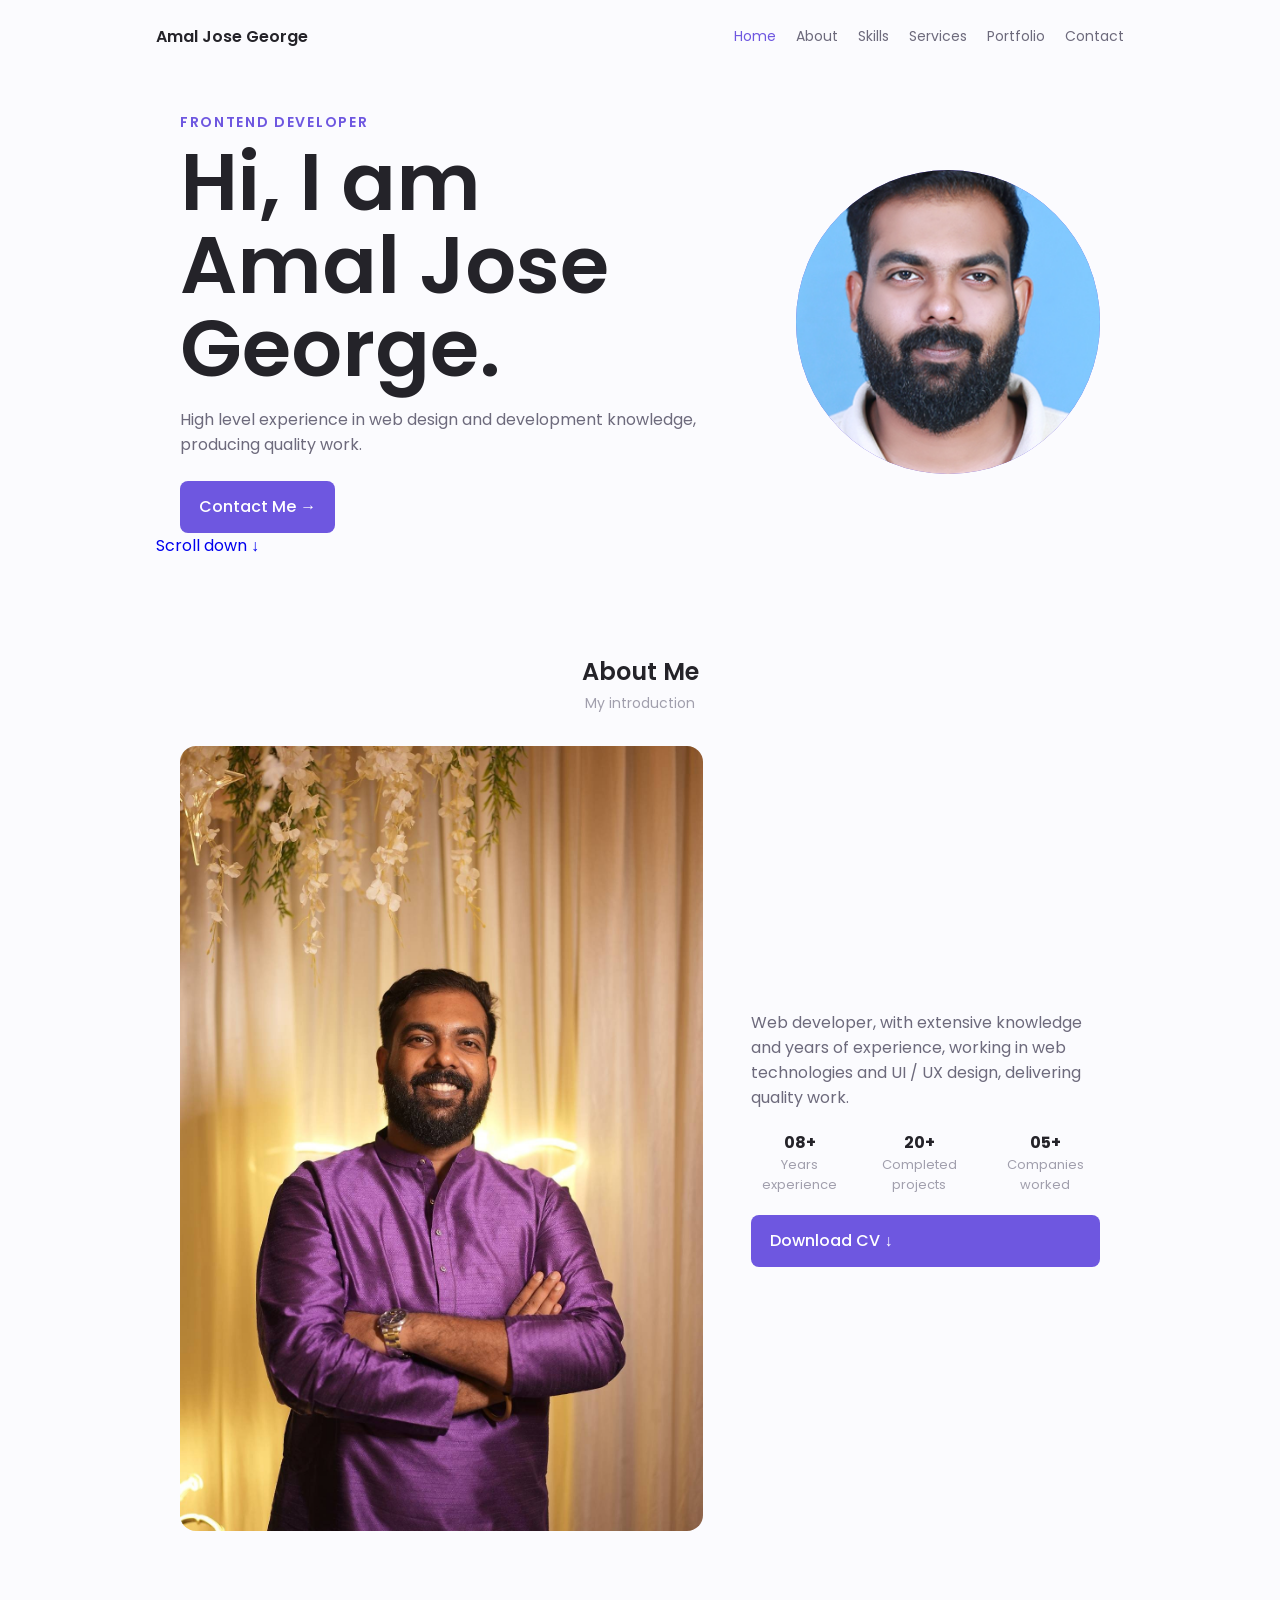
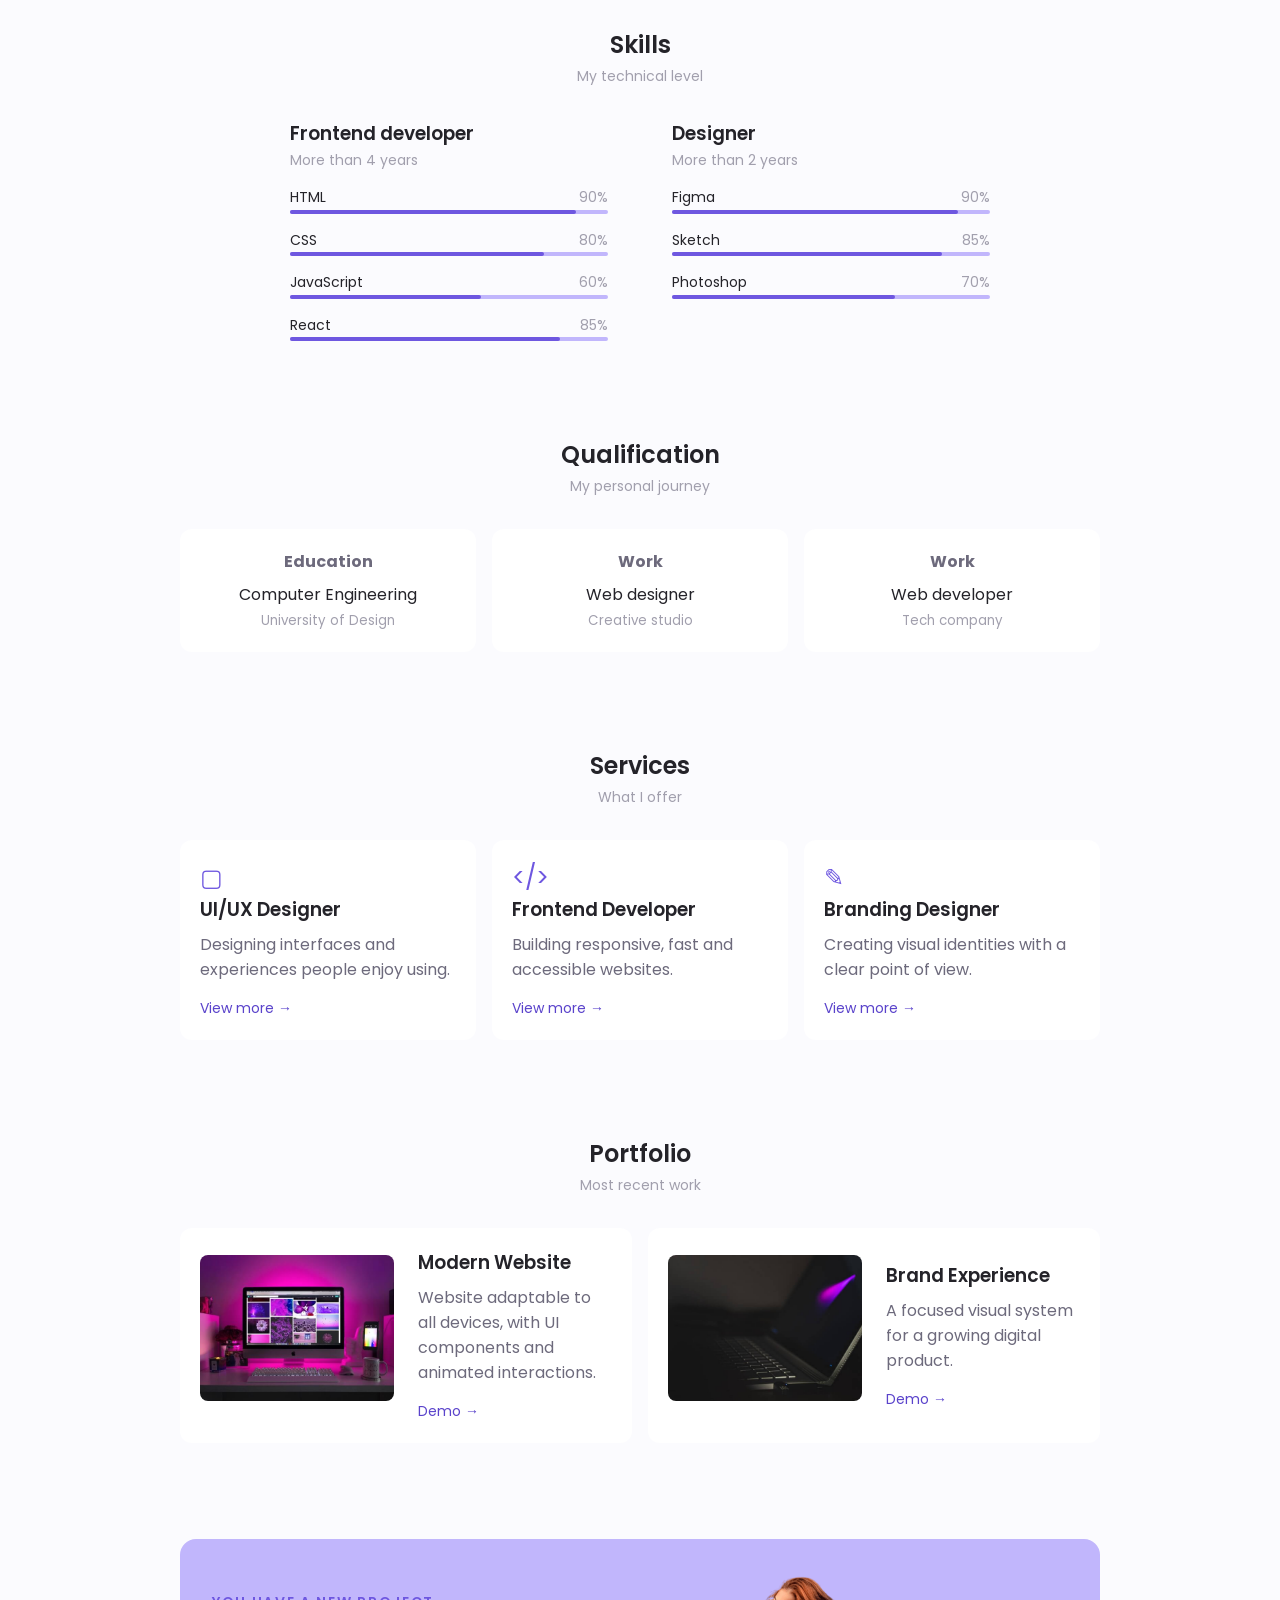
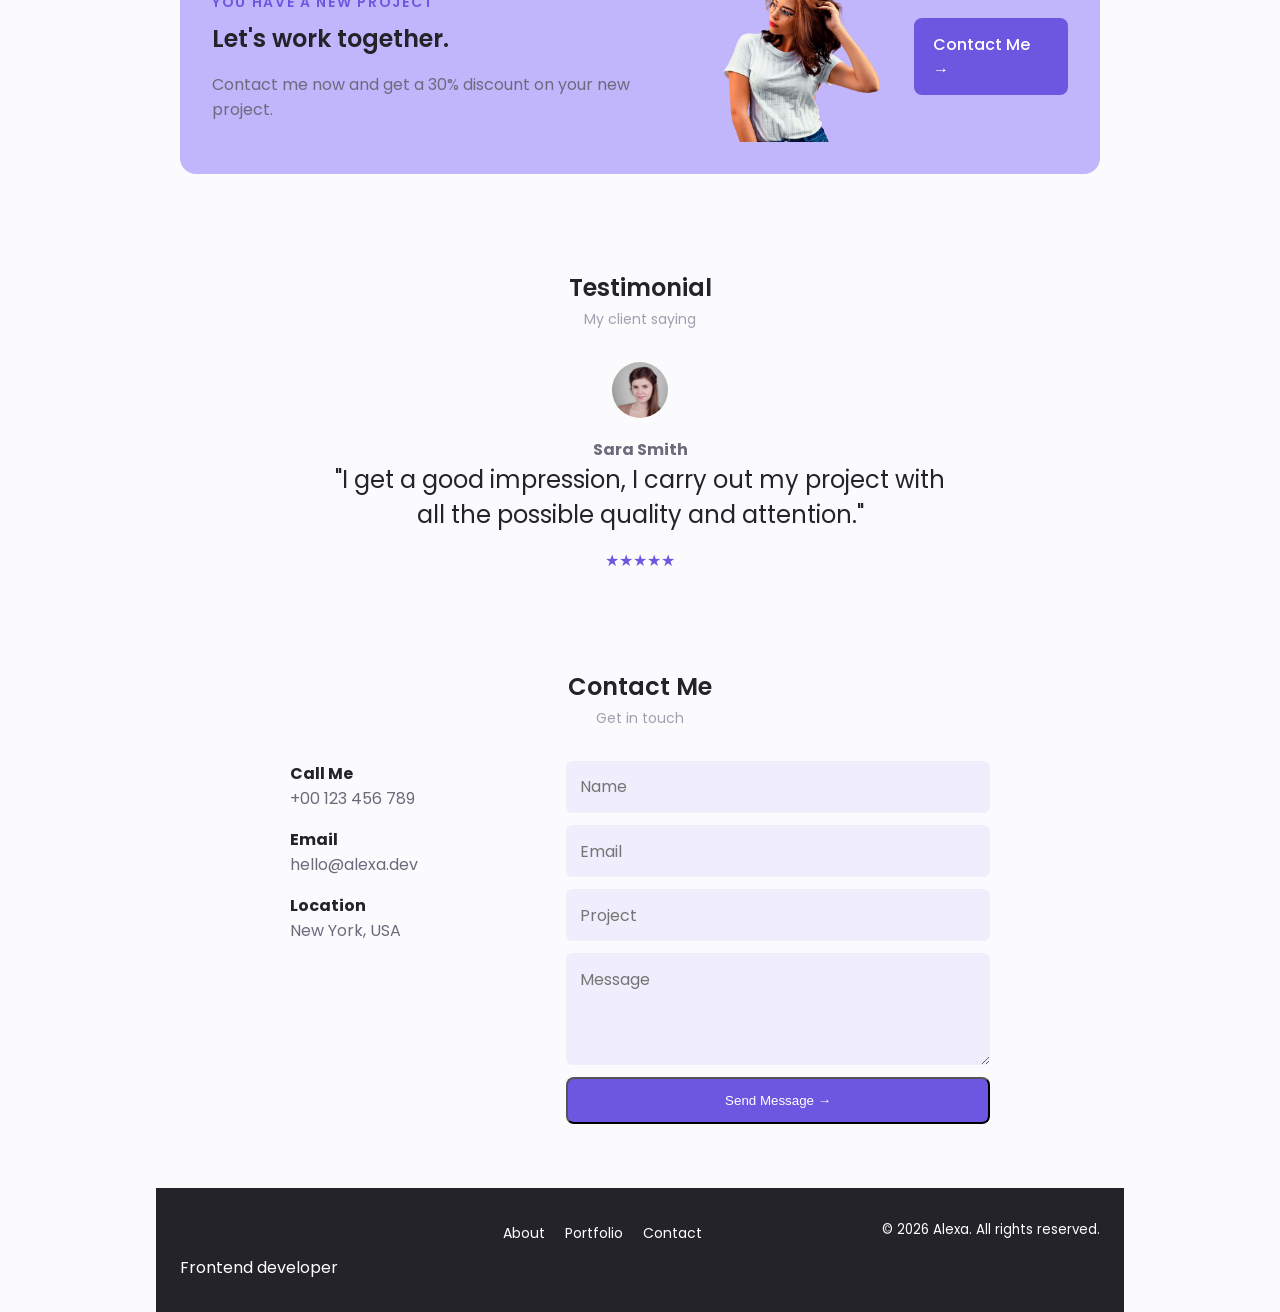
<file: index.html>
<!DOCTYPE html>
<html lang="en">
<head>
    <meta charset="UTF-8">
    <meta name="viewport" content="width=device-width, initial-scale=1.0">

    <!--==================== UNICONS ====================-->
    <link rel="stylesheet" href="https://unicons.iconscout.com/release/v4.0.0/css/line.css">    
    
    <!--==================== SWIPER CSS ====================-->
    <link rel="stylesheet" href="assets/css/swiper-bundle.min.css">
    <!--==================== CSS ====================-->
    <link rel="stylesheet" href="assets/css/styles.css">
    <title>Amal Jose George | Portfolio</title>
</head>
<body>
    <!--==================== HEADER ====================-->
    <header class="header" id="header">
        <!--==================== NAVIGATION ====================-->
        <nav class="nav container">
            <a class="nav__logo" href="#home">Amal Jose George</a>
            <div class="nav__menu">
                <a class="active-link" href="#home">Home</a>
                <a href="#about">About</a>
                <a href="#skills">Skills</a>
                <a href="#services">Services</a>
                <a href="#portfolio">Portfolio</a>
                <a href="#contact">Contact</a>
            </div>
        </nav>
    </header>

    <!--==================== MAIN ====================-->
    <main>
        <!--==================== HOME ====================-->
        <section class="home section" id="home">
            <div class="container home__content">
                <div class="home__copy">
                    <p class="eyebrow">Frontend developer</p>
                    <h1>Hi, I am Amal Jose George.</h1>
                    <p class="intro">
                        High level experience in web design and development knowledge, producing quality work.
                    </p>
                    <a class="button" href="#contact">
                        Contact Me <span aria-hidden="true">&#8594;</span>
                    </a>
                </div>
                <div class="home__visual">
                    <img class="home__image" src="assets/img/perfil.jpg" alt="Amal Jose George">
                </div>
            </div>
            <a class="scroll-link" href="#about">
                Scroll down <span aria-hidden="true">&#8595;</span>
            </a>
        </section>

        <!--==================== ABOUT ====================-->
        <section class="about section" id="about">
            <div class="container section-heading">
                <h2>About Me</h2>
                <p>My introduction</p>
            </div>
            <div class="container split">
                <img src="assets/img/about.jpeg" alt="Amal Jose George">
                <div class="about__copy">
                    <p>
                        Web developer, with extensive knowledge and years of experience, working in web technologies and UI / UX design, delivering quality work.
                    </p>
                    <div class="stats">
                        <strong>08+<small>Years experience</small></strong>
                        <strong>20+<small>Completed projects</small></strong>
                        <strong>05+<small>Companies worked</small></strong>
                    </div>
                    <a class="button" href="assets/pdf/Alexa-Cv.pdf">
                        Download CV <span aria-hidden="true">&#8595;</span>
                    </a>
                </div>
            </div>
        </section>

        <!--==================== SKILLS ====================-->
        <section class="skills section" id="skills">
            <div class="container section-heading">
                <h2>Skills</h2>
                <p>My technical level</p>
            </div>
            <div class="container skill-columns">
                <div>
                    <h3>Frontend developer</h3>
                    <p class="muted">More than 4 years</p>
                    <div class="skill"><span>HTML</span><b>90%</b><i style="width: 90%"></i></div>
                    <div class="skill"><span>CSS</span><b>80%</b><i style="width: 80%"></i></div>
                    <div class="skill"><span>JavaScript</span><b>60%</b><i style="width: 60%"></i></div>
                    <div class="skill"><span>React</span><b>85%</b><i style="width: 85%"></i></div>
                </div>
                <div>
                    <h3>Designer</h3>
                    <p class="muted">More than 2 years</p>
                    <div class="skill"><span>Figma</span><b>90%</b><i style="width: 90%"></i></div>
                    <div class="skill"><span>Sketch</span><b>85%</b><i style="width: 85%"></i></div>
                    <div class="skill"><span>Photoshop</span><b>70%</b><i style="width: 70%"></i></div>
                </div>
            </div>
        </section>

        <!--==================== QUALIFICATION ====================-->
        <section class="qualification section">
            <div class="container section-heading">
                <h2>Qualification</h2>
                <p>My personal journey</p>
            </div>
            <div class="container timeline">
                <div><strong>Education</strong><p>Computer Engineering</p><small>University of Design</small></div>
                <div><strong>Work</strong><p>Web designer</p><small>Creative studio</small></div>
                <div><strong>Work</strong><p>Web developer</p><small>Tech company</small></div>
            </div>
        </section>

        <!--==================== SERVICES ====================-->
        <section class="services section" id="services">
            <div class="container section-heading">
                <h2>Services</h2>
                <p>What I offer</p>
            </div>
            <div class="container service-grid">
                <article>
                    <span class="service-icon">&#9634;</span>
                    <h3>UI/UX Designer</h3>
                    <p>Designing interfaces and experiences people enjoy using.</p>
                    <a href="#contact">View more &#8594;</a>
                </article>
                <article>
                    <span class="service-icon">&#60;/&#62;</span>
                    <h3>Frontend Developer</h3>
                    <p>Building responsive, fast and accessible websites.</p>
                    <a href="#contact">View more &#8594;</a>
                </article>
                <article>
                    <span class="service-icon">&#9998;</span>
                    <h3>Branding Designer</h3>
                    <p>Creating visual identities with a clear point of view.</p>
                    <a href="#contact">View more &#8594;</a>
                </article>
            </div>
        </section>

        <!--==================== PORTFOLIO ====================-->
        <section class="portfolio section" id="portfolio">
            <div class="container section-heading">
                <h2>Portfolio</h2>
                <p>Most recent work</p>
            </div>
            <div class="container project-grid">
                <article>
                    <img src="assets/img/portfolio1.jpg" alt="Modern website project">
                    <div>
                        <h3>Modern Website</h3>
                        <p>Website adaptable to all devices, with UI components and animated interactions.</p>
                        <a href="#contact">Demo &#8594;</a>
                    </div>
                </article>
                <article>
                    <img src="assets/img/portfolio2.jpg" alt="Brand design project">
                    <div>
                        <h3>Brand Experience</h3>
                        <p>A focused visual system for a growing digital product.</p>
                        <a href="#contact">Demo &#8594;</a>
                    </div>
                </article>
            </div>
        </section>

        <!--==================== PROJECT IN MIND ====================-->
        <section class="project section">
            <div class="container callout">
                <div>
                    <p class="eyebrow">You have a new project</p>
                    <h2>Let's work together.</h2>
                    <p>Contact me now and get a 30% discount on your new project.</p>
                </div>
                <img src="assets/img/project.png" alt="Alexa holding a laptop">
                <a class="button" href="#contact">
                    Contact Me <span aria-hidden="true">&#8594;</span>
                </a>
            </div>
        </section>

        <!--==================== TESTIMONIAL ====================-->
        <section class="testimonial section">
            <div class="container section-heading">
                <h2>Testimonial</h2>
                <p>My client saying</p>
            </div>
            <div class="container quote">
                <img src="assets/img/testimonial1.jpg" alt="Sara Smith">
                <div>
                    <strong>Sara Smith</strong>
                    <p>"I get a good impression, I carry out my project with all the possible quality and attention."</p>
                    <span>★★★★★</span>
                </div>
            </div>
        </section>

        <!--==================== CONTACT ME ====================-->
        <section class="contact section" id="contact">
            <div class="container section-heading">
                <h2>Contact Me</h2>
                <p>Get in touch</p>
            </div>
            <div class="container contact-layout">
                <div>
                    <p><strong>Call Me</strong><br>+00 123 456 789</p>
                    <p><strong>Email</strong><br>hello@alexa.dev</p>
                    <p><strong>Location</strong><br>New York, USA</p>
                </div>
                <form>
                    <input type="text" placeholder="Name">
                    <input type="email" placeholder="Email">
                    <input type="text" placeholder="Project">
                    <textarea placeholder="Message"></textarea>
                    <button class="button" type="submit">Send Message &#8594;</button>
                </form>
            </div>
        </section>
    </main>

    <!--==================== FOOTER ====================-->
    <footer class="footer">
        <div class="container">
            <div>
                <h2>Alexa</h2>
                <p>Frontend developer</p>
            </div>
            <div>
                <a href="#about">About</a>
                <a href="#portfolio">Portfolio</a>
                <a href="#contact">Contact</a>
            </div>
            <small>&copy; 2026 Alexa. All rights reserved.</small>
        </div>
    </footer>

    <!--==================== SWIPER JS ====================-->
    <script src="assets/js/swiper-bundle.min.js"></script>
    <!--==================== MAIN JS ====================-->
    <script src="assets/js/main.js"></script>
</body>
</html>
</file>
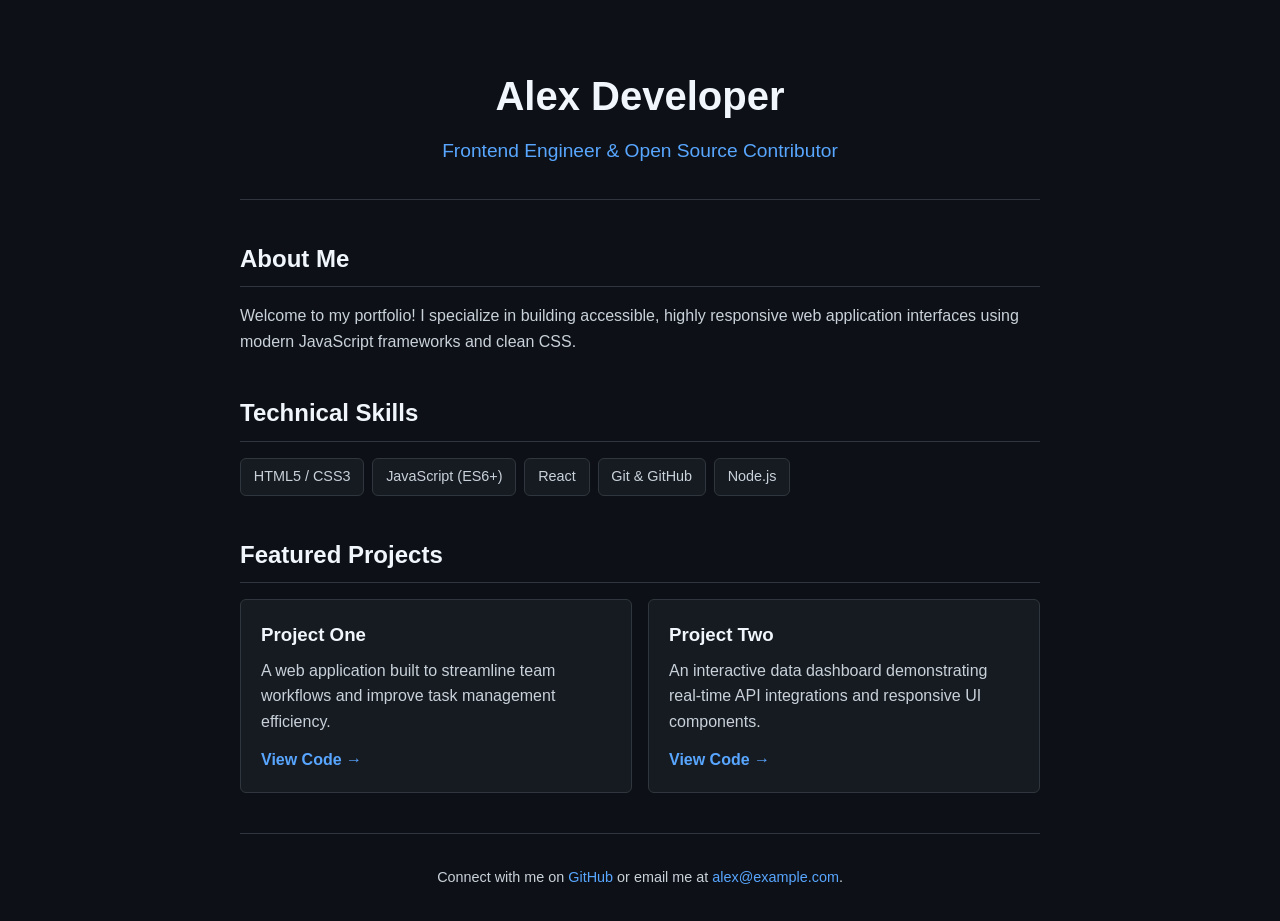
<file: index1.html>
<!DOCTYPE html>
<html lang="en">
<head>
<meta charset="UTF-8" />
<meta name="viewport" content="width=device-width, initial-scale=1.0" />
<title>Developer Portfolio</title>
<style>
    :root {
      --bg: #0d1117;
      --card-bg: #161b22;
      --border: #30363d;
      --text: #c9d1d9;
      --heading: #f0f6fc;
      --accent: #58a6ff;
    }
 
    * {
      box-sizing: border-box;
      margin: 0;
      padding: 0;
    }
 
    body {
      font-family: -apple-system, BlinkMacSystemFont, "Segoe UI", Roboto, Helvetica, Arial, sans-serif;
      background-color: var(--bg);
      color: var(--text);
      line-height: 1.6;
      padding: 2rem 1rem;
    }
 
    .container {
      max-width: 800px;
      margin: 0 auto;
    }
 
    header {
      text-align: center;
      padding: 2rem 0;
      border-bottom: 1px solid var(--border);
    }
 
    header h1 {
      color: var(--heading);
      font-size: 2.5rem;
      margin-bottom: 0.5rem;
    }
 
    header p {
      font-size: 1.2rem;
      color: var(--accent);
    }
 
    section {
      margin: 2.5rem 0;
    }
 
    h2 {
      color: var(--heading);
      font-size: 1.5rem;
      margin-bottom: 1rem;
      border-bottom: 1px solid var(--border);
      padding-bottom: 0.5rem;
    }
 
    .skills {
      display: flex;
      flex-wrap: wrap;
      gap: 0.5rem;
    }
 
    .skill-tag {
      background: var(--card-bg);
      border: 1px solid var(--border);
      padding: 0.4rem 0.8rem;
      border-radius: 6px;
      font-size: 0.9rem;
    }
 
    .projects-grid {
      display: grid;
      grid-template-columns: repeat(auto-fit, minmax(250px, 1fr));
      gap: 1rem;
    }
 
    .project-card {
      background: var(--card-bg);
      border: 1px solid var(--border);
      border-radius: 6px;
      padding: 1.25rem;
      transition: transform 0.2s, border-color 0.2s;
    }
 
    .project-card:hover {
      transform: translateY(-2px);
      border-color: var(--accent);
    }
 
    .project-card h3 {
      color: var(--heading);
      margin-bottom: 0.5rem;
    }
 
    .project-card a {
      color: var(--accent);
      text-decoration: none;
      font-weight: bold;
      display: inline-block;
      margin-top: 0.75rem;
    }
 
    .project-card a:hover {
      text-decoration: underline;
    }
 
    footer {
      text-align: center;
      padding-top: 2rem;
      border-top: 1px solid var(--border);
      font-size: 0.9rem;
    }
 
    footer a {
      color: var(--accent);
      text-decoration: none;
    }
</style>
</head>
<body>
<div class="container">
<header>
<h1>Alex Developer</h1>
<p>Frontend Engineer & Open Source Contributor</p>
</header>
 
    <section id="about">
<h2>About Me</h2>
<p>
        Welcome to my portfolio! I specialize in building accessible, highly responsive web application interfaces using modern JavaScript frameworks and clean CSS.
</p>
</section>
 
    <section id="skills">
<h2>Technical Skills</h2>
<div class="skills">
<span class="skill-tag">HTML5 / CSS3</span>
<span class="skill-tag">JavaScript (ES6+)</span>
<span class="skill-tag">React</span>
<span class="skill-tag">Git & GitHub</span>
<span class="skill-tag">Node.js</span>
</div>
</section>
 
    <section id="projects">
<h2>Featured Projects</h2>
<div class="projects-grid">
<div class="project-card">
<h3>Project One</h3>
<p>A web application built to streamline team workflows and improve task management efficiency.</p>
<a href="https://github.com" target="_blank">View Code &rarr;</a>
</div>
<div class="project-card">
<h3>Project Two</h3>
<p>An interactive data dashboard demonstrating real-time API integrations and responsive UI components.</p>
<a href="https://github.com" target="_blank">View Code &rarr;</a>
</div>
</div>
</section>
 
    <footer>
<p>Connect with me on <a href="https://github.com" target="_blank">GitHub</a> or email me at <a href="mailto:alex@example.com">alex@example.com</a>.</p>
</footer>
</div>
</body>
</html>
</file>
<file: assets/css/styles.css>
/*==================== GOOGLE FONTS ====================*/
@import url("https://fonts.googleapis.com/css2?family=Poppins:wght@400;500;600&display=swap");

/*==================== VARIABLES CSS ====================*/
:root {
    --header-height: 3rem;

    /*========== Colors ==========*/
    /* Change favorite color */
    --hue-color: 250; /*Purple 250 - Green 142 - Blue 230 - Pink 340*/

    /* HSL color mode */
    --first-color: hsl(var(--hue-color), 69%, 61%);
    --first-color-second: hsl(var(--hue-color), 69%, 61%);
    --first-color-alt: hsl(var(--hue-color), 57%, 53%);
    --first-color-lighter: hsl(var(--hue-color), 92%, 85%);
    --title-color: hsl(var(--hue-color), 8%, 15%);
    --text-color: hsl(var(--hue-color), 8%, 45%);
    --text-color-light: hsl(var(--hue-color), 8%, 65%);
    --input-color: hsl(var(--hue-color), 70%, 96%);
    --body-color: hsl(var(--hue-color), 60%, 99%);
    --container-color: #fff;
    --scroll-bar-color: hsl(var(--hue-color), 12%, 90%);
    --scroll-thumb-color: hsl(var(--hue-color), 12%, 80%);

    /*========== Font and typography ==========*/
    --body-font: 'Poppins', sans-serif;

    /* .5rem = 8px, 1rem = 16px, 1.5rem = 24px ... */
    --big-font-size: 2rem;
    --h1-font-size: 1.5rem;
    --h2-font-size: 1.25rem;
    --h3-font-size: 1.125rem;
    --normal-font-size: .938rem;
    --small-font-size: .813rem;
    --smaller-font-size: .75rem;

    /*========== Font weight ==========*/
    --font-medium: 500;
    --font-semi-bold: 600;

    /*========== Margenes Bottom ==========*/
    /* .25rem = 4px, .5rem = 8px, .75rem = 12px ... */
    --mb-0-25: .25rem;
    --mb-0-5: .5rem;
    --mb-0-75: .75rem;
    --mb-1: 1rem;
    --mb-1-5: 1.5rem;
    --mb-2: 2rem;
    --mb-2-5: 2.5rem;
    --mb-3: 3rem;

    /*========== z index ==========*/
    --z-tooltip: 10;
    --z-fixed: 100;
    --z-modal: 1000;
}

/* Font size for large devices */
@media screen and (min-width: 968px) {
    :root {
        --big-font-size: 3rem;
        --h1-font-size: 2.25rem;
        --h2-font-size: 1.5rem;
        --h3-font-size: 1.25rem;
        --normal-font-size: 1rem;
        --small-font-size: .875rem;
        --smaller-font-size: .813rem;
    }
}

/*========== Variables Dark theme ==========*/


/*========== Button Dark/Light ==========*/


/*==================== BASE ====================*/
* {
  box-sizing: border-box;
  padding: 0;
  margin: 0;
}

html {
  scroll-behavior: smooth;
}

body {
  width: 100%;
  max-width: 968px;
  margin: 0 auto;
  font-family: var(--body-font);
  font-size: var(--normal-font-size);
  background-color: var(--body-color);
  color: var(--text-color);
}

h1, h2, h3, h4 {
  color: var(--title-color);
  font-weight: var(--font-semi-bold);
}

ul {
  list-style: none;
}

a {
  text-decoration: none;
}

img {
  max-width: 100%;
  height: auto;
}

/*==================== REUSABLE CSS CLASSES ====================*/
.section {
  padding: 2rem 0 4rem;
}

.section__title {
  font-size: var(--h1-font-size);
  color: var(--title-color);
}

.section__subtitle {
  display: block;
  font-size: var(--small-font-size);
  margin-bottom: var(--mb-3);
}

.section__title, 
.section__subtitle {
  text-align: center;
}

/*==================== LAYOUT ====================*/
.container {
  width: calc(100% - 3rem);
  max-width: 968px;
  margin-left: auto;
  margin-right: auto;
}

.grid {
  display: grid;
  gap: 1.5rem;
}

.header {
  width: 100%;
  position: fixed;
  top: 0;
  left: 0;
  z-index: var(--z-fixed);
  background-color: var(--body-color);
}

.nav { display: flex; align-items: center; justify-content: space-between; min-height: 4.5rem; }
.nav__logo { color: var(--title-color); font-weight: var(--font-semi-bold); }
.nav__menu { display: flex; gap: 1.25rem; }
.nav__menu a { color: var(--text-color); font-size: var(--small-font-size); }
.nav__menu .active-link { color: var(--first-color); }
.home { padding-top: 7rem; }
.home__content, .split { display: grid; grid-template-columns: 1.2fr .8fr; align-items: center; gap: 3rem; }
.home__visual {
  width: min(100%, 19rem);
  aspect-ratio: 1;
  display: grid;
  place-items: center;
  overflow: hidden;
  border-radius: 50%;
  background: var(--first-color);
  justify-self: end;
}
.home h1 { max-width: 12ch; font-size: clamp(2.5rem, 7vw, 5rem); line-height: 1.04; margin: .5rem 0 1rem; }
.intro { max-width: 34rem; margin-bottom: 1.5rem; }
.eyebrow { color: var(--first-color); font-size: var(--small-font-size); font-weight: var(--font-semi-bold); text-transform: uppercase; letter-spacing: .12em; }
.home__image {
  width: 100%;
  height: 100%;
  object-fit: cover;
  object-position: center 62%;
  transform: scale(1.25);
}
.button { display: inline-block; padding: .85rem 1.2rem; border-radius: .5rem; color: #fff; background: var(--first-color); font-weight: var(--font-medium); }
.split img { width: 100%; border-radius: 1rem; }
.section-heading { text-align: center; margin-bottom: 2rem; }
.section-heading h2 { margin-bottom: .25rem; }
.section-heading p, .muted { color: var(--text-color-light); font-size: var(--small-font-size); }
.about__copy { display: grid; gap: 1.25rem; }
.stats { display: flex; justify-content: space-between; gap: 1rem; }
.stats strong { color: var(--title-color); text-align: center; }
.stats small { display: block; color: var(--text-color-light); font-size: var(--smaller-font-size); font-weight: 400; }
.skill-columns { display: grid; grid-template-columns: 1fr 1fr; gap: 4rem; max-width: 700px; }
.skill-columns h3 { margin-bottom: .15rem; }
.skill { position: relative; display: flex; justify-content: space-between; padding: 1rem 0 .35rem; color: var(--title-color); font-size: var(--small-font-size); }
.skill i { position: absolute; bottom: 0; left: 0; height: 4px; background: var(--first-color); border-radius: 2px; }
.skill:after { content: ""; position: absolute; left: 0; right: 0; bottom: 0; height: 4px; background: var(--first-color-lighter); border-radius: 2px; z-index: -1; }
.skill b { font-weight: 400; color: var(--text-color-light); }
.timeline { display: grid; grid-template-columns: repeat(3, 1fr); gap: 1rem; text-align: center; }
.timeline div { padding: 1.25rem; background: var(--container-color); border-radius: .75rem; }
.timeline p { margin-top: .5rem; color: var(--title-color); }
.timeline small { color: var(--text-color-light); }
.skill-list, .service-grid, .project-grid { display: grid; gap: 1rem; margin-top: 1.5rem; }
.skill-list { grid-template-columns: repeat(4, 1fr); }
.skill-list span, .service-grid article, .project-grid article { padding: 1.25rem; background: var(--container-color); border-radius: .75rem; }
.service-grid { grid-template-columns: repeat(3, 1fr); }
.service-grid article { min-height: 12rem; }
.service-icon { color: var(--first-color); font-size: 1.5rem; }
.service-grid article a, .project-grid article a { display: inline-block; margin-top: 1rem; color: var(--first-color-alt); font-size: var(--small-font-size); }
.service-grid h3, .project-grid h3 { margin-bottom: .5rem; }
.project-grid { grid-template-columns: repeat(2, 1fr); }
.project-grid article { display: grid; grid-template-columns: 1fr 1fr; align-items: center; gap: 1.5rem; }
.project-grid img { width: 100%; aspect-ratio: 4 / 3; object-fit: cover; border-radius: .5rem; margin-bottom: 1rem; }
.callout { padding: 2rem; border-radius: 1rem; background: var(--first-color-lighter); }
.callout h2 { margin: .5rem 0 1rem; }
.callout { display: flex; align-items: center; justify-content: space-between; gap: 2rem; }
.callout img { width: 10rem; align-self: end; }
.quote { text-align: center; max-width: 40rem; }
.quote img { width: 3.5rem; height: 3.5rem; object-fit: cover; border-radius: 50%; margin-bottom: .75rem; }
.quote p { color: var(--title-color); font-size: var(--h2-font-size); margin-bottom: 1rem; }
.quote span { color: var(--first-color); }
.contact-layout { display: grid; grid-template-columns: .7fr 1.3fr; gap: 3rem; max-width: 700px; }
.contact-layout p { margin-bottom: 1rem; }
.contact-layout strong { color: var(--title-color); }
form { display: grid; gap: .75rem; }
input, textarea { width: 100%; padding: .85rem; border: 0; border-radius: .4rem; background: var(--input-color); font: inherit; }
textarea { min-height: 7rem; resize: vertical; }
.footer a { color: #fff; margin-right: 1rem; font-size: var(--small-font-size); }
.contact-box a { color: var(--first-color-alt); font-weight: var(--font-semi-bold); }
.footer { padding: 2rem 0; background: var(--title-color); color: #fff; }
.footer .container { display: flex; justify-content: space-between; gap: 1rem; }

@media screen and (max-width: 767px) {
  .nav__menu { gap: .75rem; }
  .home__content, .split { grid-template-columns: 1fr; }
  .home__visual { justify-self: center; max-width: 19rem; }
  .skill-columns, .timeline, .service-grid, .project-grid, .contact-layout { grid-template-columns: 1fr; }
  .project-grid article { grid-template-columns: 1fr; }
  .callout { display: block; }
  .footer .container { display: block; }
}

/*==================== NAV ====================*/


/* show menu */


/* Active link */


/* Change background header */


/*==================== HOME ====================*/


/*==================== BUTTONS ====================*/


/*==================== ABOUT ====================*/


/*==================== SKILLS ====================*/


/*==================== QUALIFICATION ====================*/


/*==================== SERVICES ====================*/


/* Active Modal */


/*==================== PORTFOLIO ====================*/


/*==================== PROJECT IN MIND ====================*/


/*==================== TESTIMONIAL ====================*/


/*==================== CONTACT ME ====================*/


/*==================== FOOTER ====================*/


/*========== SCROLL UP ==========*/


/* Show scroll */


/*========== SCROLL BAR ==========*/


/*==================== MEDIA QUERIES ====================*/
/* For small devices */


/* For medium devices */


/* For large devices */
</file>
